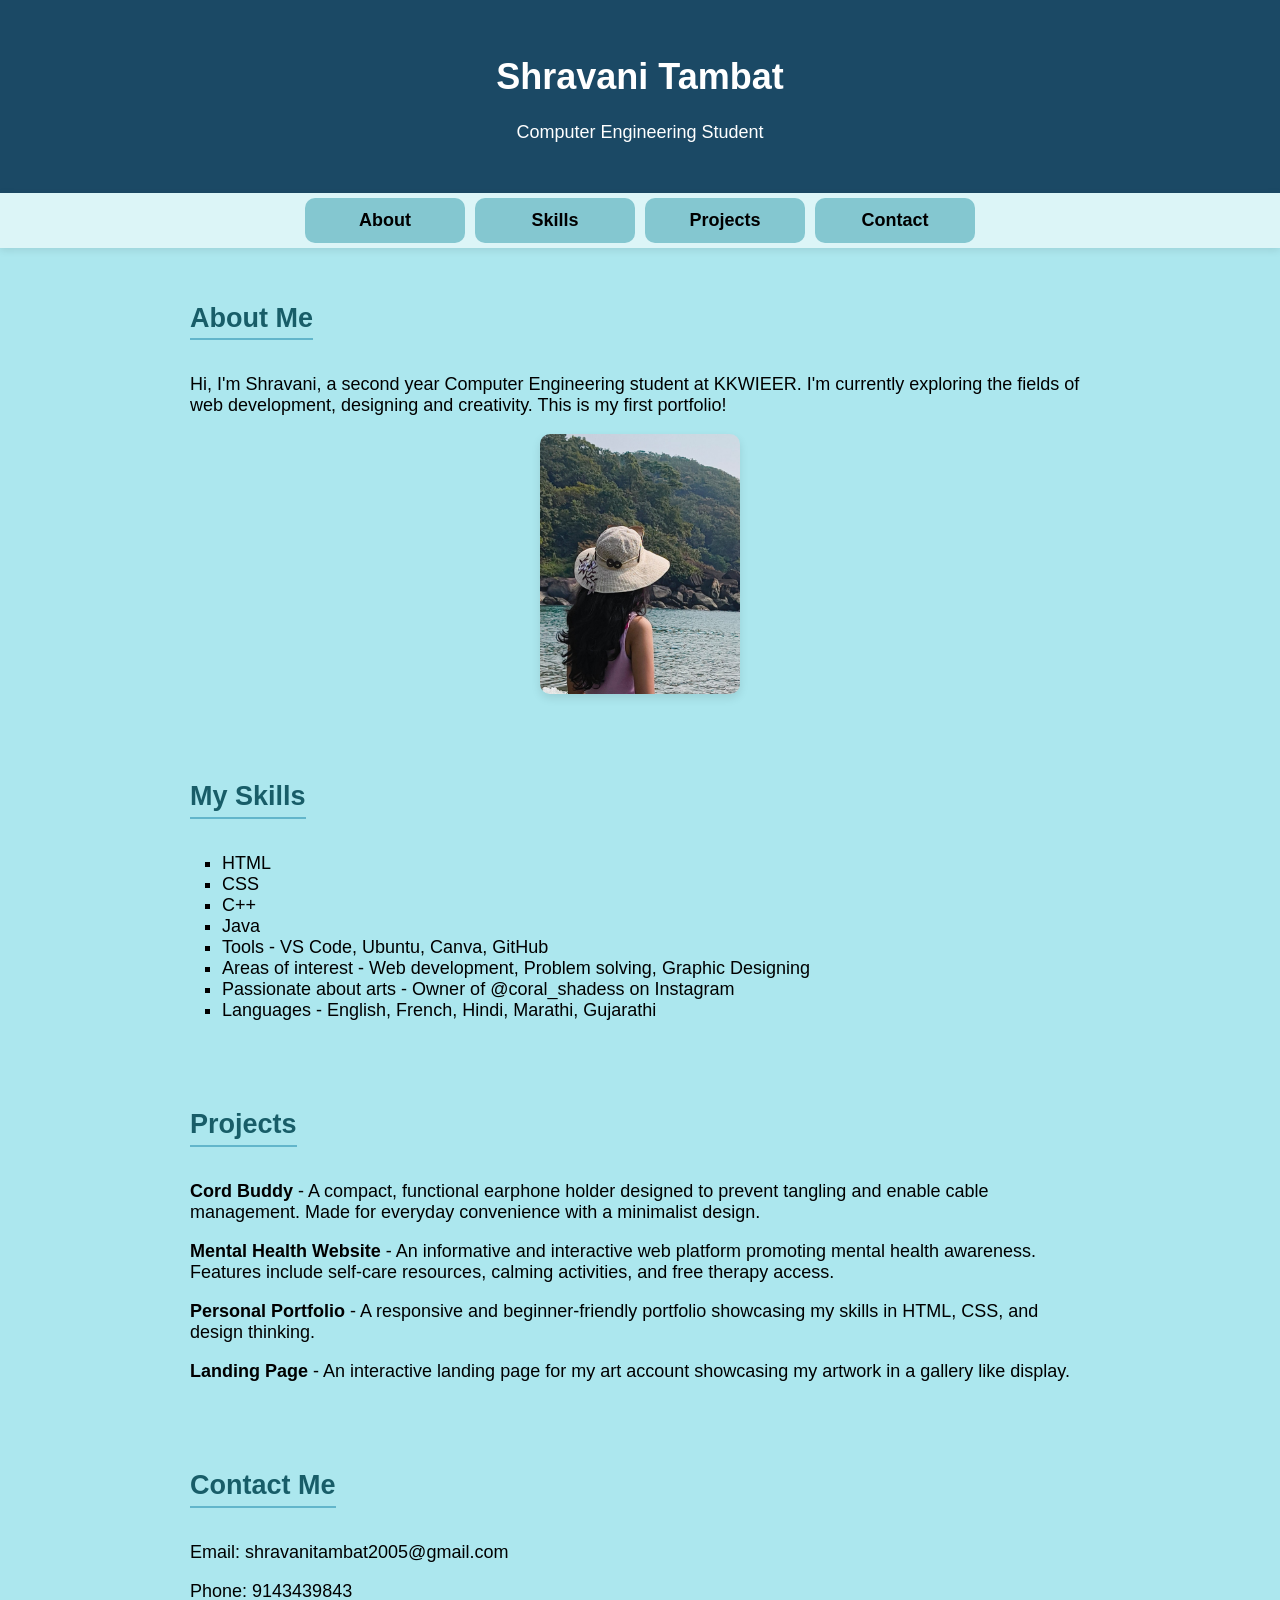
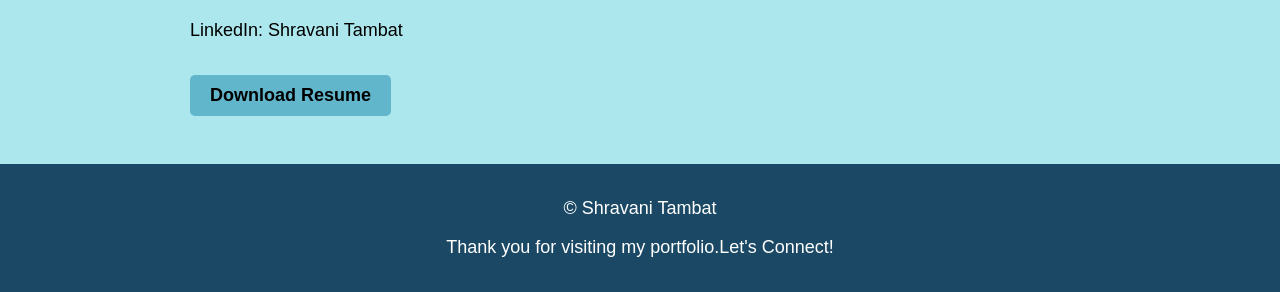
<file: task1/task1.html>
<!DOCTYPE html>
<html lang="en">
<head>
  <meta charset="UTF-8" />
<meta name="viewport" content="width=device-width, initial-scale=1.0" />
  <title>My Portfolio</title>
  <link rel="stylesheet" href="task1.css" />
</head>
<body>

  <header>
   <h1>Shravani Tambat</h1>
    <p>Computer Engineering Student</p>
  </header>

  <nav>
    <ul>
      <li><a href="#about">About</a></li>
      <li><a href="#skills">Skills</a></li>
      <li><a href="#projects">Projects</a></li>
      <li><a href="#contact">Contact</a></li>
    </ul>
  </nav>

  <section id="about">
  <h2>About Me</h2>
   <p>Hi, I'm Shravani, a second year Computer Engineering student at KKWIEER. I'm currently exploring the fields of web development, designing and creativity. This is my first portfolio!</p>
  <img src="myimage.jpg" />
   
  </section>

  <section id="skills">
   <h2>My Skills</h2>
    <ul>
      <li>HTML</li>
      <li>CSS</li>
      <li>C++</li>
      <li>Java</li>
      <li>Tools - VS Code, Ubuntu, Canva, GitHub</li>
      <li>Areas of interest - Web development, Problem solving, Graphic Designing</li>
      <li>Passionate about arts - Owner of @coral_shadess on Instagram</li>
      <li>Languages - English, French, Hindi, Marathi, Gujarathi</li>
   </ul>
  </section>

  <section id="projects">
  <h2>Projects</h2>
    <p><b>Cord Buddy</b> - A compact, functional earphone holder designed to prevent tangling and enable cable management. Made for everyday convenience with a minimalist design.</p>
    <p><b>Mental Health Website</b> - An informative and interactive web platform promoting mental health awareness. Features include self-care resources, calming activities, and free therapy access.</p>
    <p><b>Personal Portfolio</b> - A responsive and beginner-friendly portfolio showcasing my skills in HTML, CSS, and design thinking.</p>
    <p><b>Landing Page</b> - An interactive landing page for my art account showcasing my artwork in a gallery like display.</p>
  </section>

  <section id="contact">
   <h2>Contact Me</h2>
    <p>Email: shravanitambat2005@gmail.com</p>
    <p>Phone: 9143439843</p>
    <p>LinkedIn: Shravani Tambat</p>
   <a href="Resume.pdf" download class="download-button"><b>Download Resume</b></a>
  </section>

  <footer>
   <p>&copy; Shravani Tambat</p>
   <p>Thank you for visiting my portfolio.Let's Connect!</p>
  </footer>

</body>
</html>
</file>
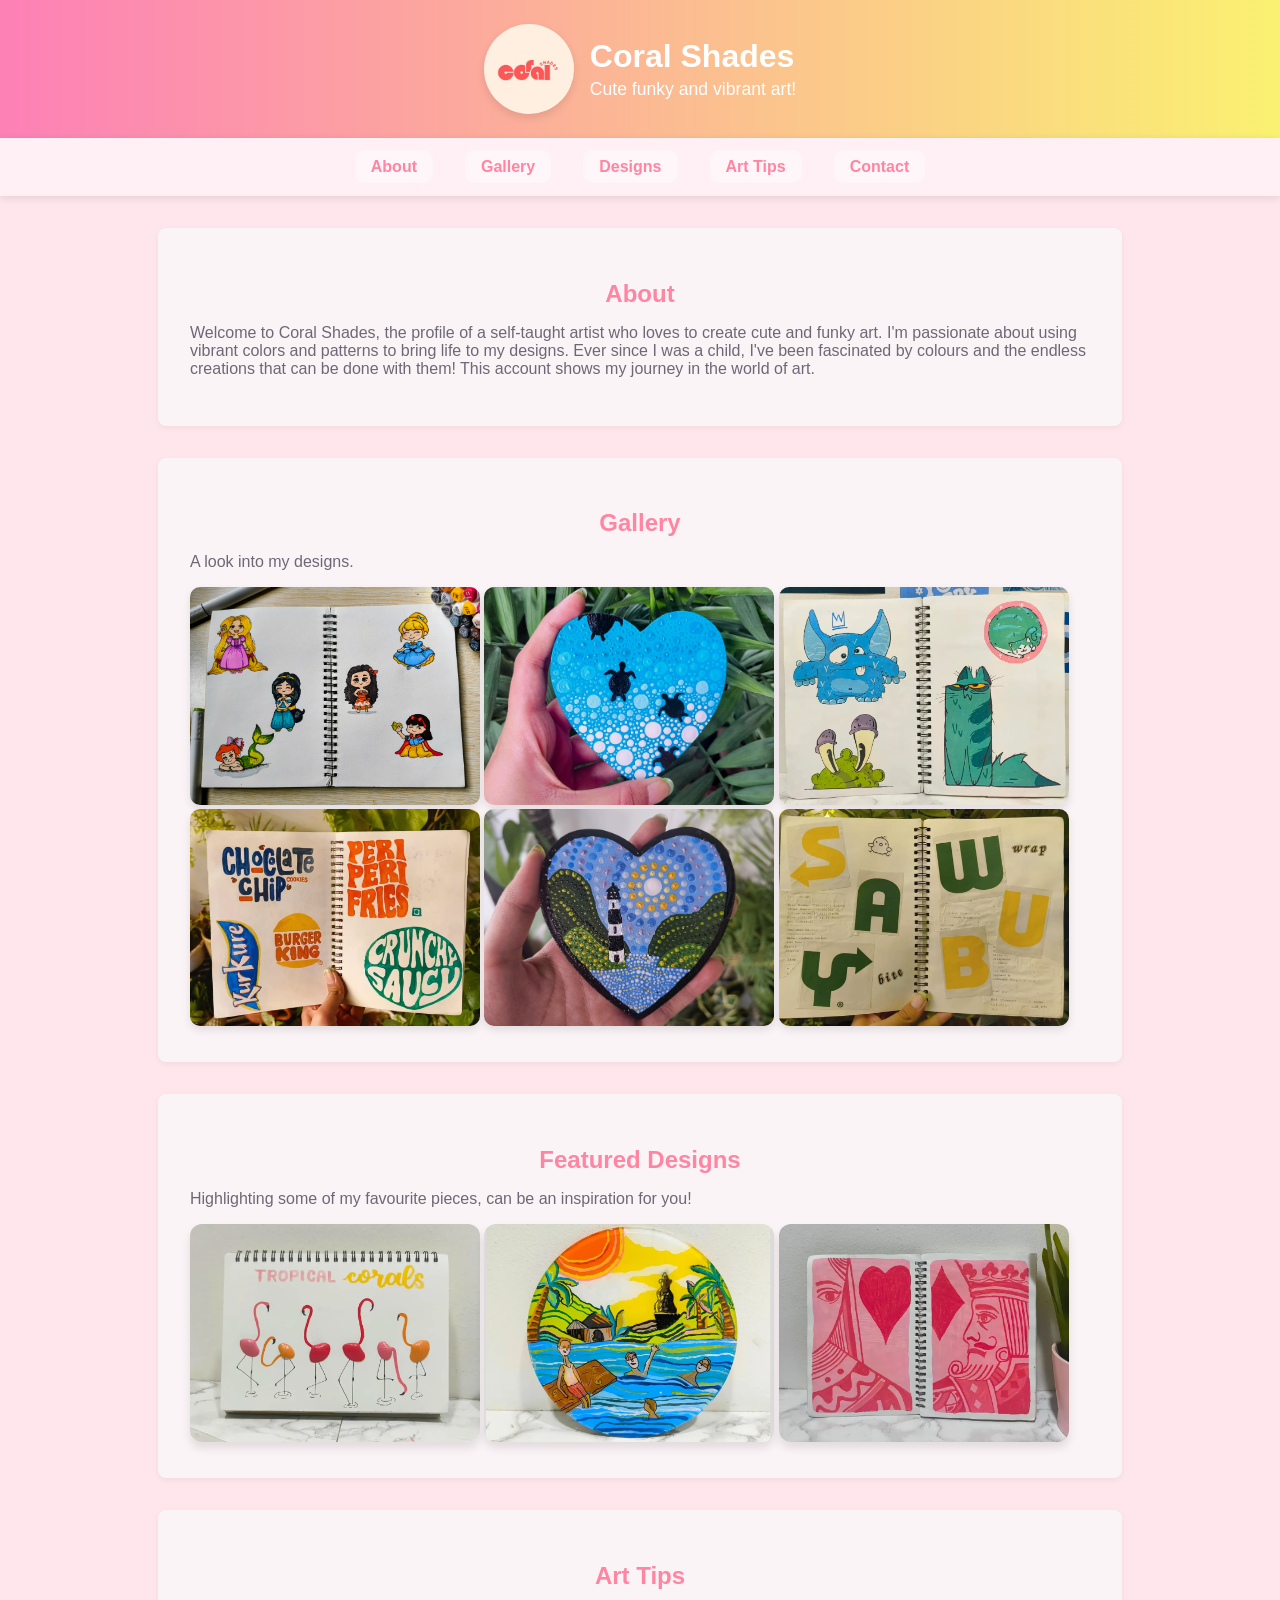
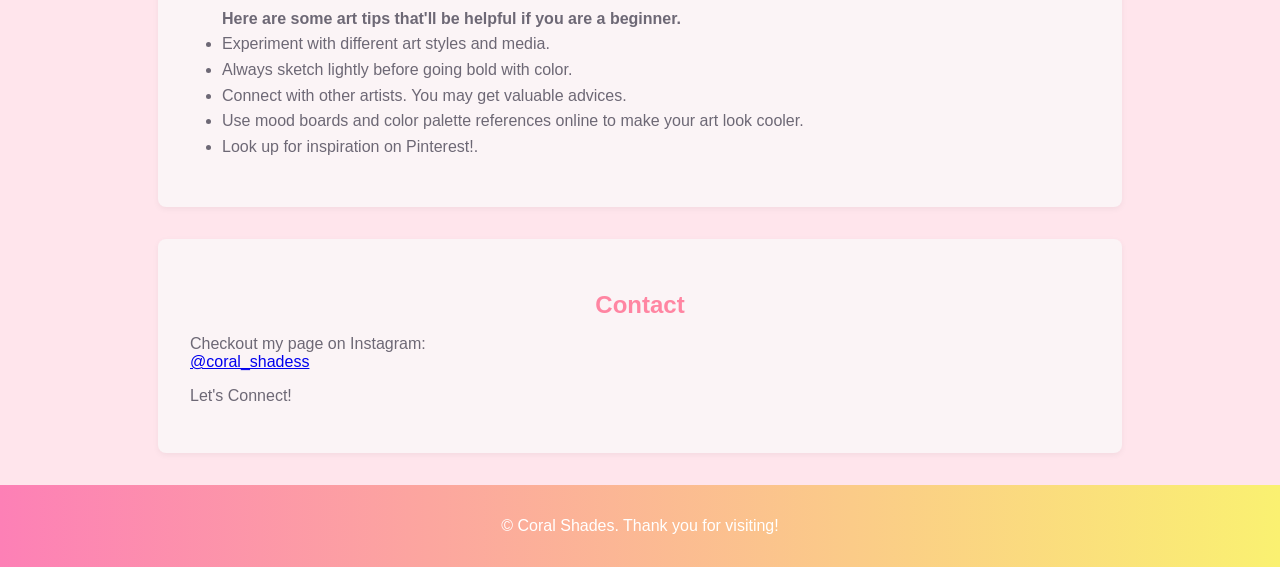
<file: task2/task2.html>
<!DOCTYPE html>
<html lang="en">
<head>
<meta charset="UTF-8" />
 <meta name="viewport" content="width=device-width, initial-scale=1.0"/>
 
  <title>Coral Shades</title>
  <link rel="stylesheet" href="task2.css" />
</head>
<body>

<header class="brand-header">
  <div class="brand-container">
    <img src="logo.jpg" class="logo" />
    <div class="brand-text">
      <h1>Coral Shades</h1>
      <p>Cute funky and vibrant art!</p>
    </div>
  </div>
</header>



  <nav>
  <ul>
    <li><a href="#about">About</a></li>
     <li><a href="#gallery">Gallery</a></li>
    <li><a href="#featured">Designs</a></li>
    <li><a href="#tips">Art Tips</a></li>
     <li><a href="#contact">Contact</a></li>
    </ul>
  </nav>

  <section id="about">
    <h2>About</h2>
    <p>Welcome to Coral Shades, the profile of a self-taught artist who loves to create cute and funky art. I'm passionate about using vibrant colors and patterns to bring life to my designs. Ever since I was a child, I've been fascinated by colours and the endless creations that can be done with them! This account shows my journey in the world of art.</p>
  </section>
  <section id="gallery">
    <h2>Gallery</h2>
    <p>A look into my designs.</p>
   <div class="gallery-container">
    <img src="disney.jpg">
    <img src="dotmandala.jpg">
    <img src="monsterart.jpg">
    <img src="logoart.jpg">
    <img src="lighthouse.jpg">
    <img src="subwayart.jpg">

    
  </div>
</section>

  </section>

  <section id="featured">
    <h2>Featured Designs</h2>
    <p>Highlighting some of my favourite pieces, can be an inspiration for you!</p>
    <div class="featured-container">
   <img src="shell.jpg">
   <img src="poolacrylic.jpg">
   <img src="kingqueen.jpg">
   
  </div>
  </section>

  <section id="tips">
    <h2>Art Tips</h2>
    <ul><b>Here are some art tips that'll be helpful if you are a beginner.</b>
      <li>  Experiment with different art styles and media.</li>
      <li>  Always sketch lightly before going bold with color.</li>
      <li>  Connect with other artists. You may get valuable advices.</li>
      <li>  Use mood boards and color palette references online to make your art look cooler.</li>
      <li>  Look up for inspiration on Pinterest!.</li>
    </ul>
  </section>

  <section id="contact">
    <h2>Contact</h2>
    <p>Checkout my page on Instagram:<br>
      <a href="https://instagram.com/coral_shadess" target="_blank">@coral_shadess</a>
    </p>
    <p>Let's Connect!</p>
  </section>

  <footer>
    <p>&copy; Coral Shades. Thank you for visiting!</p>
  </footer>

</body>
</html>
</file>
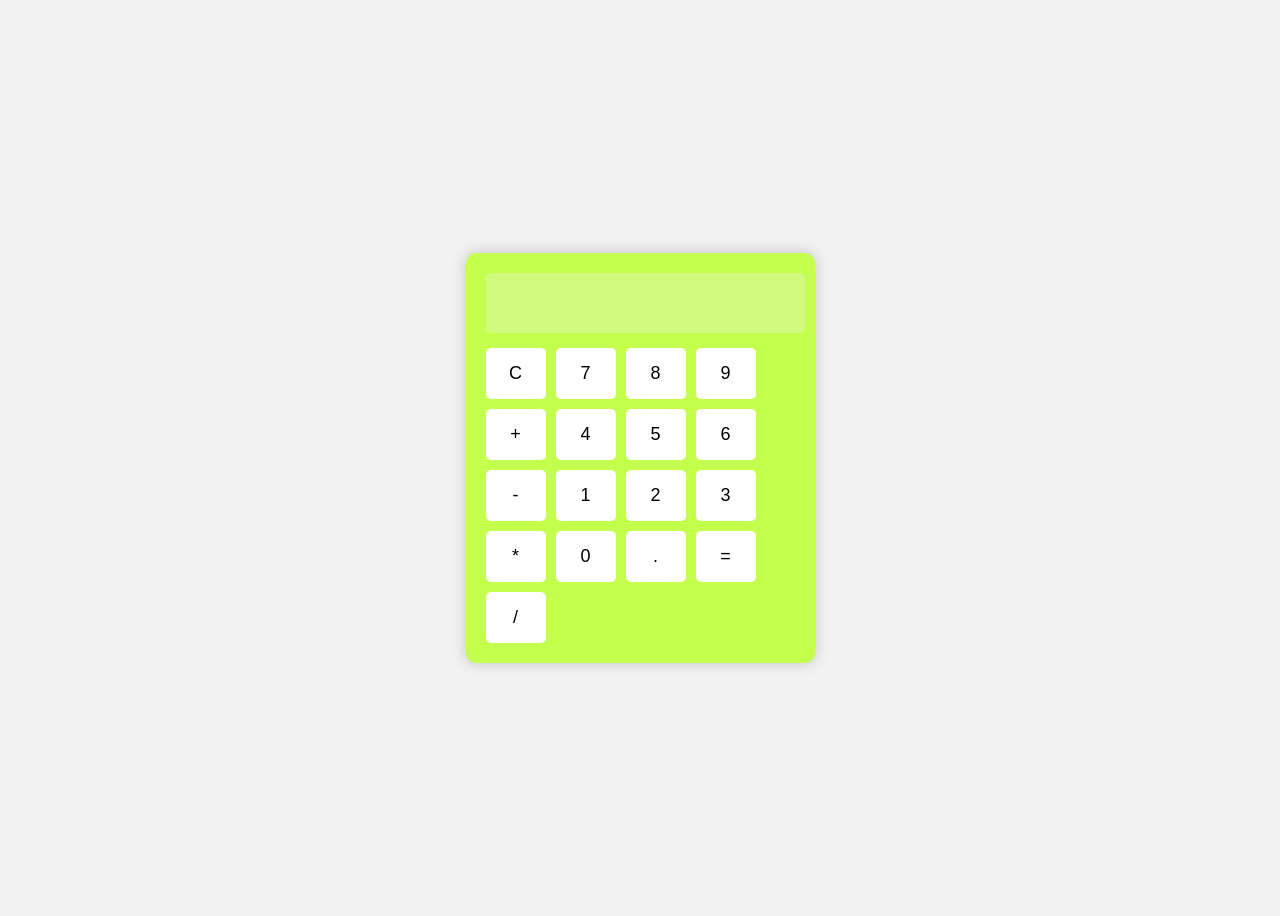
<file: task3/task3.html>
<!DOCTYPE html>
<html lang="en">
<head>
 <meta charset="UTF-8" >
  <meta name="viewport" content="width=device-width, initial-scale=1.0">
 <title>
  Calculator
 </title>
  <link rel="stylesheet" href="task3.css">
</head>
<body>
  <div class="calculator">
    <input type="text" id="display" disabled>
    <div class="buttons">
      <button onclick="clearDisplay()">C</button>
      <button onclick="appendValue('7')">7</button>
      <button onclick="appendValue('8')">8</button>
      <button onclick= "appendValue('9')">9</button>
      <button onclick="appendValue('+')">+</button>

      <button onclick="appendValue('4') ">4</button>
      <button onclick= "appendValue('5')">5</button>
      <button onclick="appendValue('6')">6</button>
      <button onclick="appendValue('-')">-</button>

      <button onclick= "appendValue('1')">1</button>
      <button onclick="appendValue('2')">2</button>
      <button onclick= "appendValue('3') ">3</button>
      <button onclick="appendValue('*')">*</button>

      <button onclick="appendValue('0')">0 </button>
      <button onclick="appendValue('.')">.</button>
      <button onclick= "calculate()">= </button>
      <button onclick="appendValue('/')">/</button>
    </div>
  </div>

  <script src="script.js"></script>
</body>
</html>
</file>
<file: task1/task1.css>
body 
{
  font-family: Arial,sans-serif;
  font-size: 18px;
  margin: 0;
  padding: 0;
  background-color: #ace7ee;
  color: black;
}

header 
{
  background-color: #1b4965;
  color: white;
  text-align:center;
  font-size: 18px;
  padding: 2rem 1rem;
}

nav 
{
  background-color: #ffffff94;
  padding: 0;
  margin: 0;
  box-shadow: 0 2px 8px rgba(0, 0, 0, 0.1);
}

nav ul 
{
  list-style:none;
  margin: 0;
  padding: 0;
  display: flex;
  justify-content:center;
  flex-wrap: wrap;
}

nav ul li 
{
  width: 160px;
  height: 45px;
  line-height: 45px;
  text-align:center;
  background-color: #84c7d0;
  margin: 5px;
  border-radius: 10px;
}

nav ul li a 
{
  display:block;
  text-decoration: none;
  color: black;
  font-weight:bold;
  font-size: 18px;
  font-family: Arial, sans-serif;
}

nav ul li:hover 
{
  background-color: #468faf;
}

nav ul li:hover a
{
  color:white;
}

section 
{
  padding: 1rem;
  max-width: 900px;
  margin: 1rem auto;
  background-color: transparent; 
  border-radius: 0;             
  box-shadow: none;              
}

h2 
{
  color: #185d68;
  text-align: center;
  margin-bottom:1rem;
  border-bottom: 2px solid #62b6cb;
  display: inline-block;
  padding-bottom: 0.3rem;
}

ul 
{
  list-style-type: square;
  padding-left:2rem;
}

footer 
{
  text-align: center;
  padding: 1rem;
  background-color: #1b4965;
  color: white;
  margin-top: 2rem;
}

.download-button 
{
  display: inline-block;
  margin-top:1rem;
  background-color: #62b6cb;
  color: black;
  padding: 10px 20px;
  text-decoration:none;
  border-radius: 5px;
}

.download-button:hover 
{
  color:white;
  background-color: #468faf;
}

#about img 
{
  width:200px;
  height: 260px;
  object-fit: cover;
  border-radius: 10px;
  display:block;
  margin: 1rem auto;
  box-shadow: 0 4px 10px rgba(0, 0, 0, 0.1);
}
</file>
<file: task2/task2.css>
body 
{
  font-family: 'Arial', sans-serif;
  margin:0;
  padding:0;
  background-color: #ffe5ec;
  color: #6d6875;
}


.brand-header 
{
  background: linear-gradient(to right, #fd80b6, #faf171);
  padding:1.5rem;
  color: white;
}

.brand-container 
{
  display: flex;
  align-items: center;
  justify-content:center;
  gap: 1rem;
  flex-wrap:wrap;
  text-align: left;
}

.logo 
{
  width: 90px;
  height: 90px;
  border-radius: 50%;
  object-fit:cover;
  box-shadow: 0 4px 8px rgba(0,0,0,0.1);
}

.brand-text h1 
{
  margin: 0;
  font-size: 2rem;
}

.brand-text p 
{
  margin: 0.2rem 0 0;
  font-size: 1.1rem;
}


nav 
{
  background-color: #fff0f6;
  box-shadow:0 2px 8px rgba(0,0,0,0.1);
}

nav ul 
{
  display:flex;
  justify-content: center;
  flex-wrap:wrap;
  list-style: none;
  margin:0;
  padding: 1rem 0;
}

nav ul li
{
  margin:0 1rem;
}

nav ul li a 
{
  text-decoration: none;
  font-weight:bold;
  color: #ff85a2;
  background-color: #fff6fa;
  padding:0.5rem 1rem;
  border-radius: 10px;
  }

nav ul li a:hover 
{
  background-color: #ff85a2;
  color:white;
}

.gallery-container img 
{
  width:290px; 
  aspect-ratio: 4 / 3;
  object-fit: cover;
  border-radius:10px;
  box-shadow: 0 4px 8px rgba(0,0,0,0.1);
}
.gallery-container img:hover 
{
  transform:scale(1.02);
}

.featured-container img 
{
  width: 290px;
  aspect-ratio: 4 / 3;
  object-fit:cover;
  border-radius: 12px;
  box-shadow:0 6px 10px rgba(0,0,0,0.1);
 }

.featured-container img:hover 
{
  transform:scale(1.02);
 }

section
 {
  padding: 2rem;
  max-width:900px;
  margin: 2rem auto;
  background-color: rgb(251, 244, 246);
  border-radius:8px;
  box-shadow: 0 2px 6px rgba(0,0,0,0.05);
}

h2 
{
  color: #ff85a2;
  text-align:center;
  margin-bottom: 1rem;
}

ul 
{
  padding-left:2rem;
  line-height: 1.6;
}

footer 
{
  background:linear-gradient(to right,#fd80b6,#faf171);
  text-align:center;
  padding: 1rem;
  color: white;
 }
</file>
<file: task3/task3.css>
body 
{
  display: flex;
  justify-content:center;
  align-items: center;
  height:100vh;
  background-color: #f2f2f2;
  font-family: Arial, sans-serif;
}

.calculator 
{
  background-color: #c4ff4d;
  padding: 20px;
  border-radius:10px;
  box-shadow: 0 0 15px rgba(0, 0, 0, 0.2);
}

#display 
{
  width:100%;
  height: 50px;
  font-size: 24px;
  text-align:right;
  margin-bottom: 15px;
  padding: 5px;
  border:none;
  border-radius: 5px;
}

.buttons 
{
  display:grid;
  grid-template-columns: repeat(4, 60px);
  grid-gap: 10px;
}

button 
{
  padding:15px;
  font-size: 18px;
  border: none;
  border-radius:5px;
  background-color: white;
  cursor: pointer;
  transition:background-color 0.2s;
}

button:hover
 {
  background-color: #e6e6e6;
}
</file>
